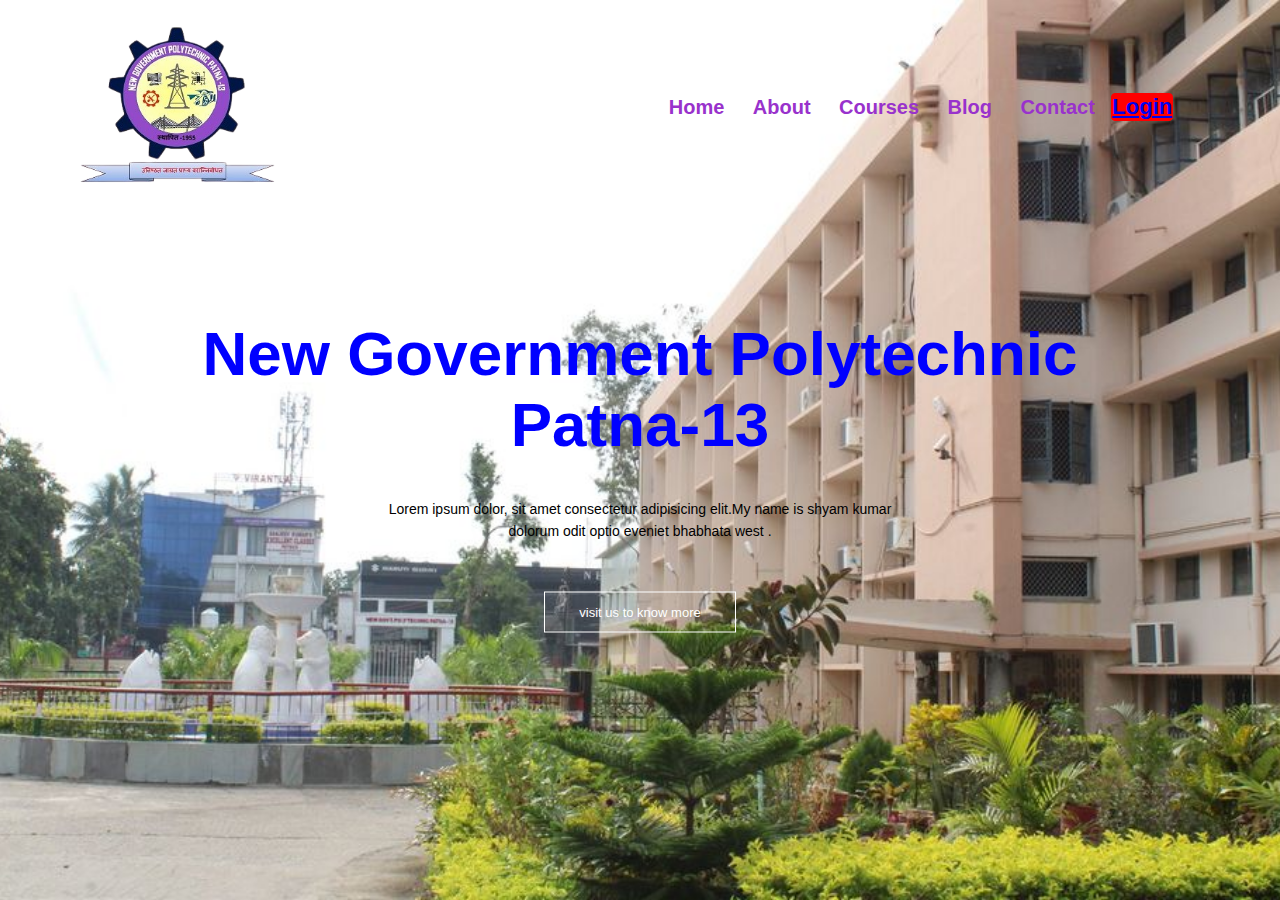
<file: index.html>
<!DOCTYPE html>
<html lang="en">

<head>
    <meta charset="UTF-8">
    <meta name="viewport" content="width=device-width, initial-scale=1.0">
    <title>westchamparan</title>
    <link rel="stylesheet" href="suman.css">

    <link rel="preconnect" href="https://fonts.googleapis.com">
    <link rel="preconnect" href="https://fonts.gstatic.com" crossorigin>

    <link href="https://fonts.googleapis.com/css2?family=Poppins:wght@100;200;400;500;600;700&display=swap"
        rel="stylesheet">

    <link rel="stylesheet" href="https://stackpath.bootstrapcdn.com/font-awesome/4.7.0/css/font-awesome.min.css">
</head>

<body>
    <section class="header">

        
        <nav>
            <a href="form.html"><img src="ngplogo.png"> </a>
            <!-- <h1>New Government Polytechnic <br>Patna-13<p>( Dept. Of Science & Technology, Govt. Of Bihar )
            </p> -->

            <!-- <p>( Dept. Of Science & Technology, Govt. Of Bihar )</p> -->
            <div class="nav-links" id="navLinks">

                <i class="fa fa-times" onclick="hideMenu()"></i>

                <ul>

                    <li><a href="alert.html">Home</a></li>
                    <li><a href="alert.html">About</a></li>
                    <li><a href="alert.html">Courses</a></li>
                    <li><a href="alert.html">Blog</a></li>
                    <li><a href="alert.html">Contact</a></li>
                    
                    <button id="btn"><a href="form.html">Login</a></button>
                </ul>
            </div>
            <i class="fa fa-bars" onclick="showMenu()"></i>
        </nav>
        


        <div class="text-box">
            <h1>New Government Polytechnic<br>Patna-13</h1><br>
            <p>Lorem ipsum dolor, sit amet consectetur adipisicing elit.My name is shyam kumar
                <br> dolorum odit optio eveniet bhabhata west .
            </p>
            <a href="form.html" class="hero-btn">visit us to know more</a>
        </div>
    </section>
    
    <script>
        var navLinks = document.getElementById("navLinks");
        function showMenu() {
            navLinks.style.right = "0";
        }
        function hideMenu() {
            navLinks.style.right = "-200px";

        }

        
    </script>
</body>
</html>
</file>
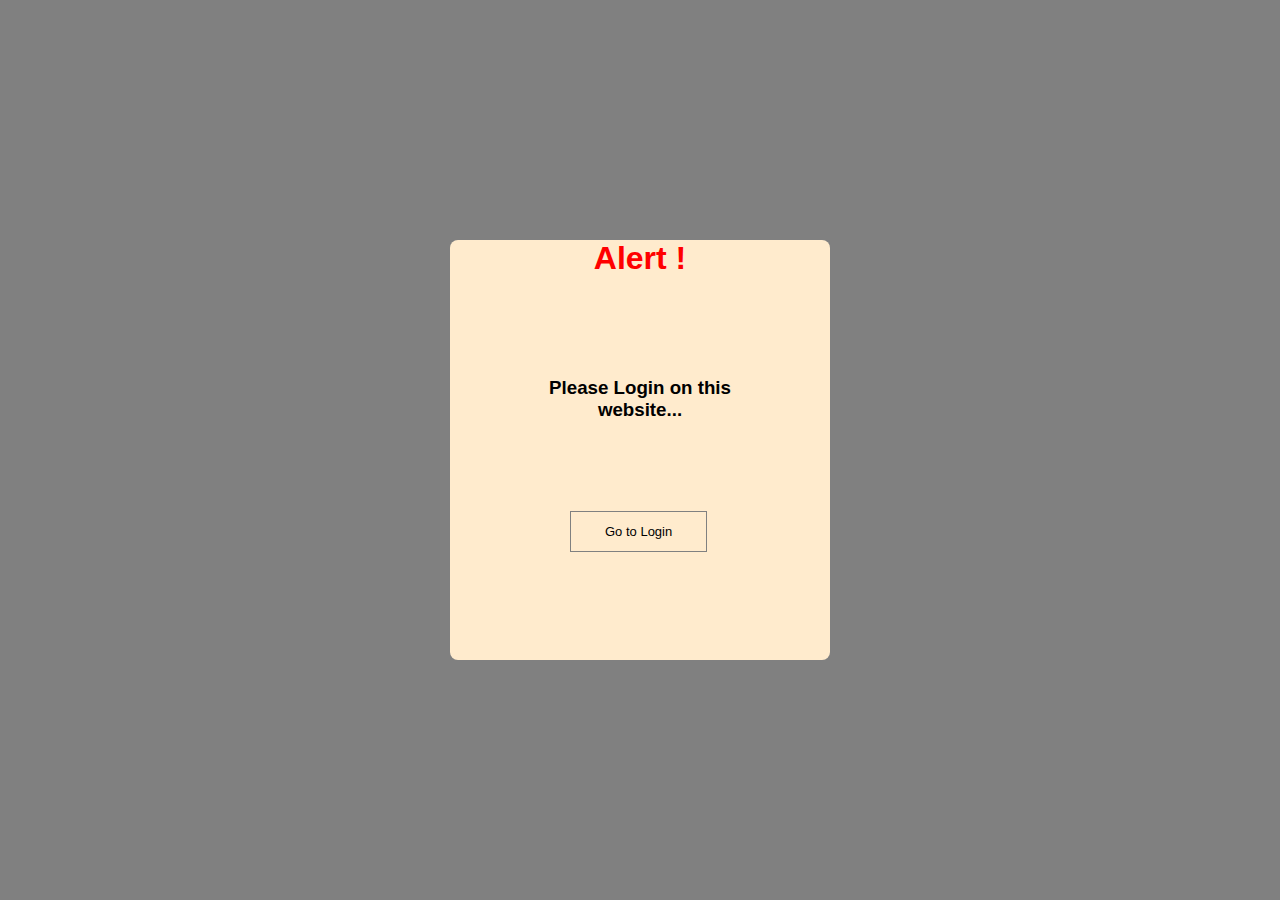
<file: alert.html>
<!DOCTYPE html>
<html lang="en">
<head>
    <meta charset="UTF-8">
    <meta name="viewport" content="width=device-width, initial-scale=1.0">
    <title>Alert</title>

    <link rel="stylesheet" href="alert.css">
    
</head>
<body>

    <div class="box">
        <h1>Alert !</h1>
        <h3>Please Login on this <br>website...</h4>


            <a href="form.html" class="hero-btn">Go to Login</a>

    </div>


    
    
</body>
</html>
</file>
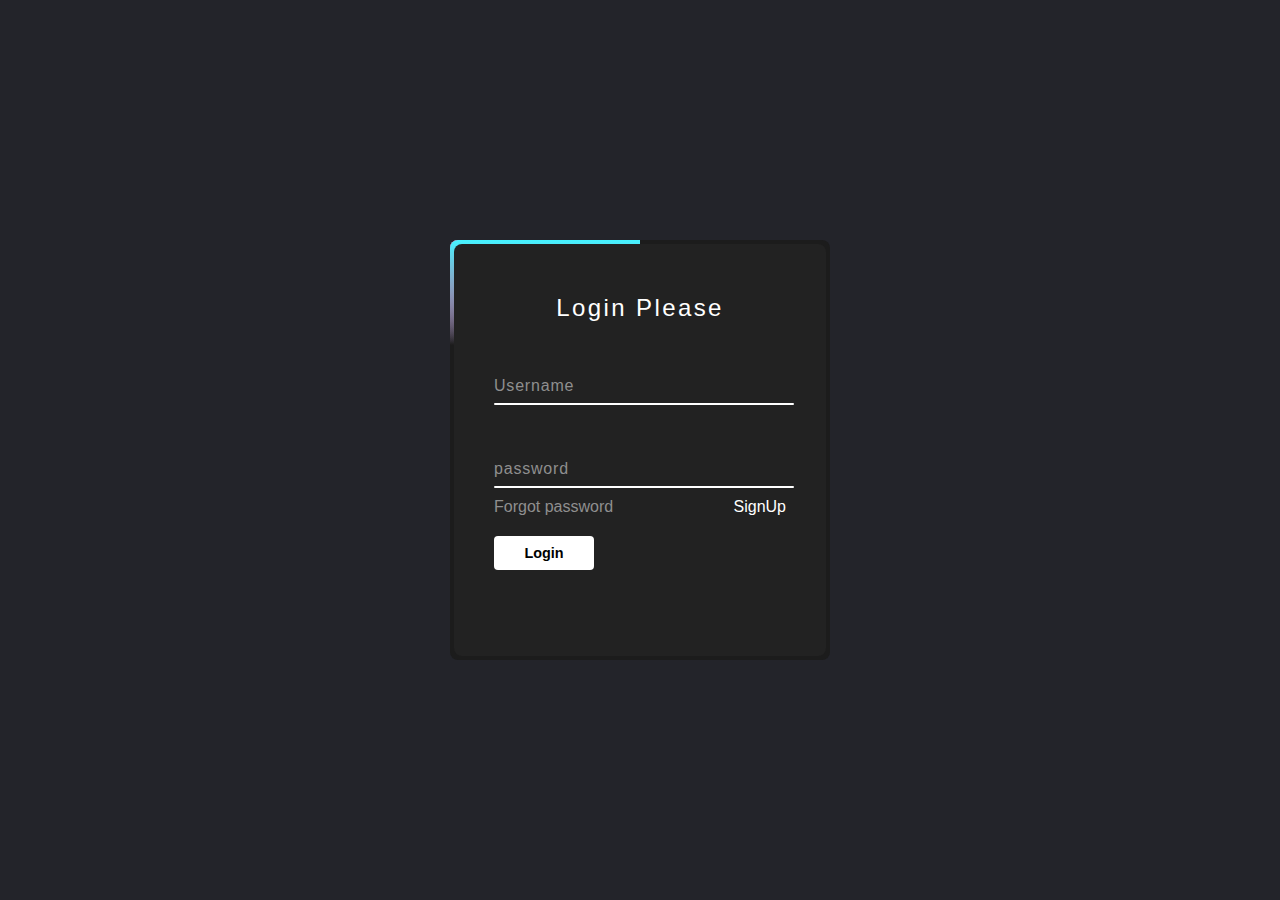
<file: form.html>
<!DOCTYPE html>
<html lang="en">
<head>
    <meta charset="UTF-8">
    <meta name="viewport" content="width=device-width, initial-scale=1.0">
    <title>Animated loin form </title>
    <link rel="stylesheet" href="form.css">

</head>
<body>
    <div class="box">
        <span class="borderLine"></span>
        <form action="second.html">
            <h2>Login Please</h2>
            <div class="inputBox">
                <input type="text" required="required">
                <span>Username</span>
                <i></i>
            </div>

            <div class="inputBox">
                <input type="password" required="required" >
                <span>password</span>
                <i></i>
            </div>

            <div class="links">
                <a href="#">Forgot password</a>
                <a href="sinup.html">SignUp</a>
            </div>



           <input type="submit" value="Login">


        </form>
    </div>
    
</body>
</html>
</file>
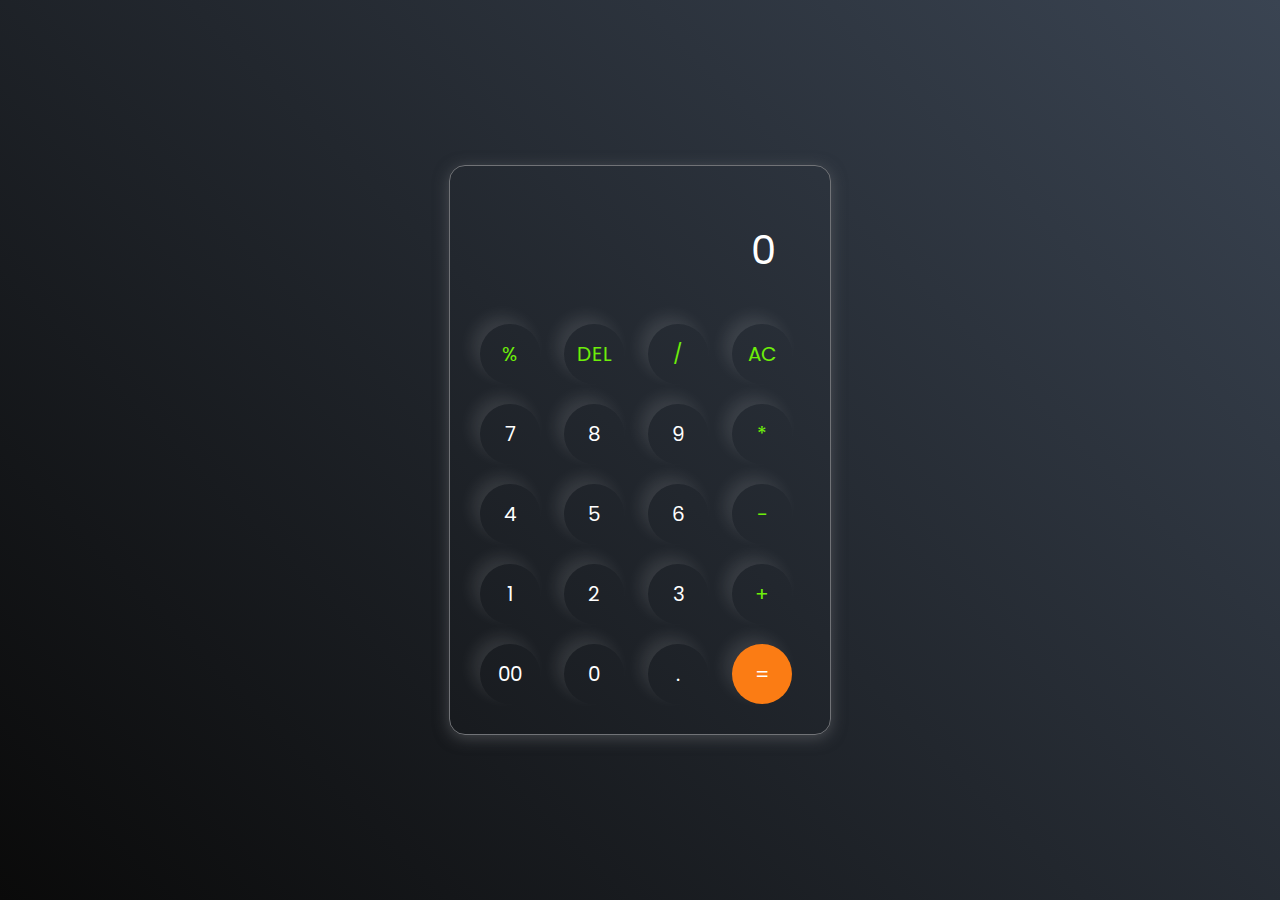
<file: shyam@.html>
<!DOCTYPE html>
<html lang="en">
<head>
    <meta charset="UTF-8">
    <meta http-equiv="X-UA-compatible" content="IE=edge">
    <meta name="viewport" content="width=device-width, initial-scale=1.0">
    <style>
        @import url('https://fonts.googleapis.com/css2?family=Poppins:wght@500&display=swap');
*{
    margin: 0;
    padding: 0;
    box-sizing: border-box;
    font-family: 'poppins',sans-serif;

}
body{
    width: 100%;
    height: 100vh;
    display: flex;
    justify-content: center;
    align-items: center;
    background: linear-gradient(45deg,#0a0a0a,#3a4452);   

}
.calculator{
    border: 1px solid #717377;
    padding: 20px;
    border-radius: 16px;
    background-color: transparent;
    box-shadow: 0px 3px 15px rgba(113, 115, 119, 0.5);
    
}
input{
    width: 320px;
    border: none;
    padding: 24px;
    margin: 10px;
    background: transparent;
    box-shadow: 0px 3px 15px rgbs(84,84,84,0.1);
    font-size: 40px;
    text-align: right;
    cursor: pointer;
    color: #ffffff;

}
input::placeholder{
    color:#ffffff;

}
button{
    border: none;
    width: 60px;
    height: 60px;
    margin: 10px;
    border-radius: 50px;
    background: transparent;
    color: #ffffff;
    font-size: 20px;
    box-shadow: -8px -8px 15px rgba(255,255,255,0.1);
    cursor: pointer;
}
.equalBtn{
    background-color: #fb7c14;

}
.operator{
    color: #6dee0a;
}
    </style>
    <title>By shyam kumar</title>
</head>
<body>
    <div class="calculator">
        <input type="text" placeholder="0" id="inputBox">
        <div>
            <button class="operator">%</button>
            <button class="operator">DEL</button>
            <button class="operator">/</button>
            <button class="operator">AC</button>
        </div>
        <div>
            <button>7</button>
            <button>8</button>
            <button>9</button>
            <button class="operator">*</button>
        </div>
        <div>
            <button>4</button>
            <button>5</button>
            <button>6</button>
            <button class="operator">-</button>
        </div>
        <div>
            <button>1</button>
            <button>2</button>
            <button>3</button>
            <button class="operator">+</button>
        </div>
        <div>
            <button>00</button>
            <button>0</button>
            <button>.</button>
            <button class="equalBtn">=</button>
        </div>
        
    </div>

    <script>
        let input = document.getElementById('inputBox');
let buttons = document.querySelectorAll('button');

let string = "";
let arr = Array.from(buttons);
arr.forEach(button =>{
    button.addEventListener('click',(e) =>{
        if(e.target.innerHTML == '='){
            string = eval(string);
            input.value = string;

        }
        else if(e.target.innerHTML == 'AC'){
            string = "";
            input.value = string;
        }
        else if(e.target.innerHTML == 'DEL'){
            string = string.substring(0,string.length-1);
            input.value = string;
        }
        else{
            string +=e.target.innerHTML;
            input.value = string
        }
    })
})
    </script>
    
</body>
</html>
</file>
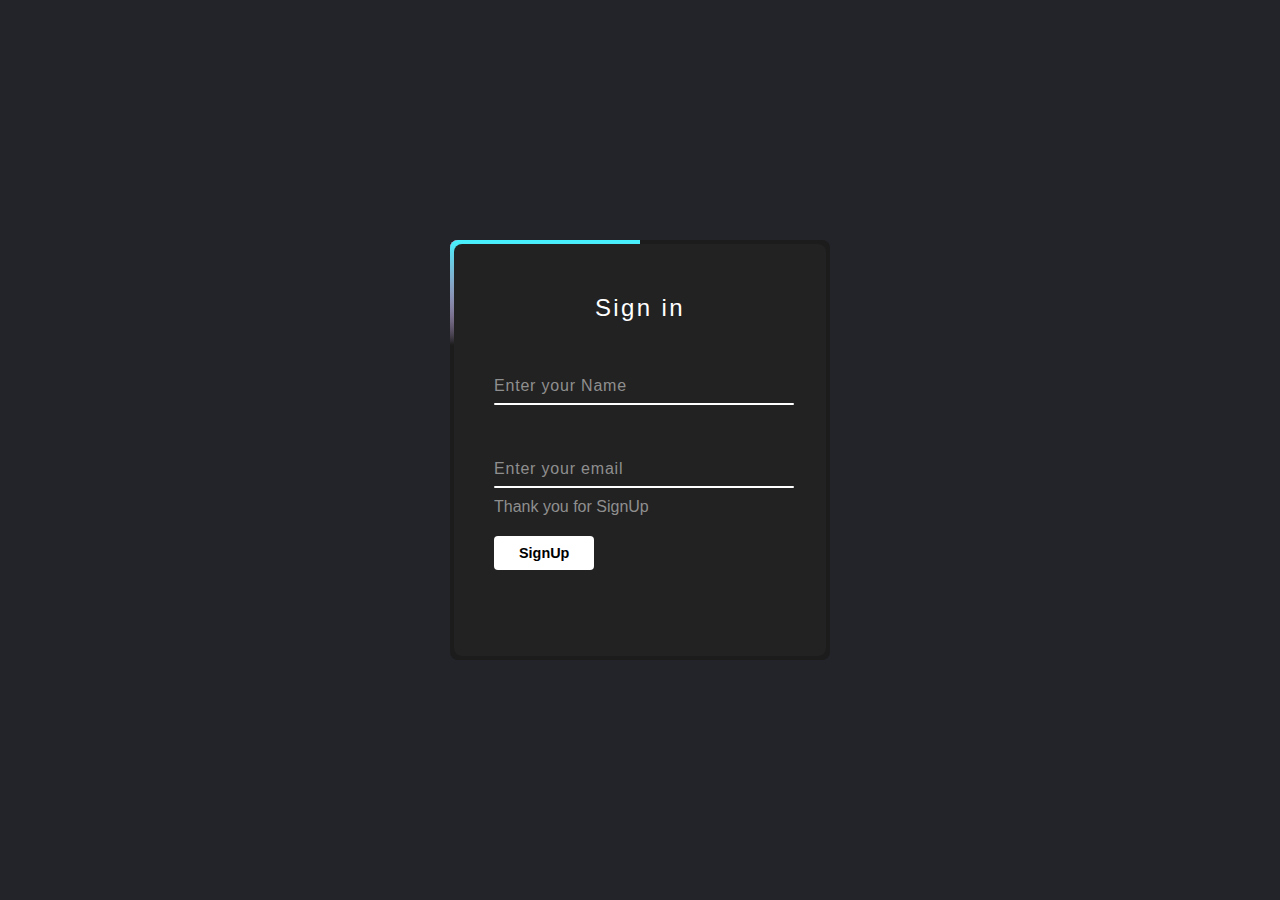
<file: sinup.html>
<!DOCTYPE html>
<html lang="en">
<head>
    <meta charset="UTF-8">
    <meta name="viewport" content="width=device-width, initial-scale=1.0">
    <title>Animated loin form </title>
    <link rel="stylesheet" href="form.css">

</head>
<body>
    <div class="box">
        <span class="borderLine"></span>
        <form action="form.html">
            <h2>Sign in</h2>
            <div class="inputBox">
                <input type="text" required="required">
                <span>Enter your Name</span>
                <i></i>
            </div>

            <div class="inputBox">
                <input type="email" required="required" >
                <span>Enter your email</span>
                <i></i>
            </div>

            <div class="links">
                <a href="#">Thank you for SignUp</a>
                <!-- <a href="#">SignUp</a> -->
            </div>



           <input type="submit" value="SignUp">


        </form>
    </div>
    
</body>
</html>
</file>
<file: suman.css>
*{
    margin: 0;
    padding: 0;
    /* background-color: blue; */
    font-family: 'popins',sans-serif;
}
.header{
    background-color: blue;
    background-image : url("college.jpg"); 
    min-height: 100vh;
    width: 100%;
    background-position: center;
    background-size: cover;
    position: relative;
}
nav{
    display: flex;
    /* margin: 0;
    padding: 0; */
    padding: 2% 6%;
    justify-content: space-between;
    align-items: center;
}
nav h1{
    color: black;
    margin-left: 0px;


}
nav img{
    width: 200px;
    margin-left: 0px;
    margin-top: 0px;

}
nav h1 p{
    margin-right: 600px;
    margin-top: 0px;

}
.nav-links{
    flex: 1;
    text-align: right;
}
.nav-links ul li{
    list-style: none;
    display: inline-block;
    padding: 0px 12px;
    position: relative;
    
}
.nav-links ul li a{
    color: darkorchid;
    text-decoration: none;
    font-size: 20px;
    
}
.nav-links ul li ::after{
    content: '';
    width: 0%;
    height: 2px;
    background: #f44336;
    display: block;
    margin: auto;
    transition: 0.5s;
    
}
.nav-links ul li :hover::after{
    width: 100%;
    

}
.text-box{
    width: 90%;
    color: #fff;
    position: absolute;
    top: 50%;
    left: 50%;
    transform: translate(-50%,-50%);
    text-align: center;
}
.text-box h1{
    margin-top: 50px;

    font-size: 62px;
    color: blue;
    font-family:'Franklin Gothic Medium', 'Arial Narrow', Arial, sans-serif;

}
.text-box p{
    margin: 10px 0 40px;
    font-size: 14px;
    color: black;

}
.hero-btn{
    display: inline-block;
    text-decoration: none;
    color: #fff;
    border: 1px solid #fff;
    padding: 12px 34px;
    font-size: 13px;
    background: transparent;
    position: relative;
    cursor: pointer;
}
.hero-btn:hover{
    border: 1px solid #f44336;
    background:#f44336;
    transition: 1s;

}

nav .fa{
    display: none;
    
}
@media(max-width: 700px){
    .text-box h1{
        font-size: 20px;
    }

.nav-links ul li{
    display: block;
    

}
.nav-links{
    position: absolute;
    background: #f44336;    /*some doubts here*/
    height: 100vh;
    width: 200px;
    top: 0;
    right: -200px;
    text-align: left;
    z-index: 2;
    transition: 1s;
    

}
nav .fa{                                /*some doubts here*/
    display: block;                 
    color: blue;  
    margin: 10px;
    font-size: 22px;
    cursor: pointer;
}
}
.nav-links ul{
    padding: 30px;
    font-weight: 900;

}
.nav-links ul #btn{
    background-color: red;
    color: white;
    font-size: 22px;
    border-radius: 4px;
    font-weight: 900;
    border: 1px solid red;
    text-decoration: none;
    text-transform: none;
}


/*-------------------------------Course--------------------------*/

.course{
    width: 80%;
    margin: auto;
    text-align: center;
    padding-top: 100px;
}
h1{
    font-size: 36px;
    font-weight: 600px;

}
p{
    color: #777;
    font-size: 14px;
    font-weight: 300px;
    line-height: 22px;
    padding: 10px;
}
.row{
    margin-top: 5%;
    display: flex;
    justify-content: space-between;

}
.course-col{
    flex-basis: 31%;
    background: #fff3f3;
    border-radius: 10px;
    margin-bottom: 5%;
    padding: 20px 12px;
    box-sizing: border-box;
    transition: 0.5s;

}
h3{
    text-align: center;
    font-weight: 600;
    margin: 10px 0;
}
.course-col:hover{
    box-shadow: 0 0 20px 0px rgba(0,0,0,0.2) ;
    
}
@media(max-width: 700px){
    .row{
        flex-direction: column;
    }
}



.campus{
    width: 80%;
    margin: auto;
    text-align: center;
    padding-top: 50px;

}
.campus-col{
    flex-basis: 32%;
    border-radius: 10px;
    margin-bottom: 30px;
    position: relative;
    overflow: hidden;
}
.campus-col img{
    width: 100%;
    display: block;

}
.layer{
    background:transparent; 
    height: 100%;
    width: 100%;
    position: absolute;
    top: 0;
    left: 0;

}
.layer:hover{
    background: rgba(226, 0, 0, 0.7);
}
.layer h3{
    width: 100%;
    font-weight: 500;
    color: darkblue;
    font-size: 26px;
    bottom: 0;
    left: 50%;
    transform: translate(-50%);
    position: absolute;
    opacity: 0;
    transition: 0.5s;

}
.layer:hover h3{
    bottom: 49%;
    opacity: 1;
}
.facilities{
    width: 80%;
    margin: auto;
    text-align: center;
    padding-top: 100px;
}
.facilities-col{
    flex-basis: 31%;
    border-radius: 10px;
    margin-bottom: 5%;
    text-align: left;

}
.facilities-col img{
    width: 100%;
    border-radius: 10px;
}
.facilities-col p{
    padding: 0;

}
.facilities-col h3{
    margin-top: 16px;
    margin-bottom: 15px;
    text-align: left;
}


/*--------------------testimonials----------------------*/

.testimonials{
    width: 80%;
    margin: auto;
    padding-top: 100px;
    text-align: center;
}
.testimonial-col{
    flex-basis: 44%;
    border-radius: 10px;
    margin-bottom: 5%;
    text-align: left;
    background: #fff3f3;
    padding: 25px;
    cursor: pointer;
    display: flex;

}
.testimonial-col img{
    height: 40px;
    margin-left: 5px;
    margin-right: 30px;
    border-radius: 50%;
}
.testimonial-col p{
    padding: 0;

}
.testimonial-col h3{
    margin-top: 15px;
    text-align: left;
}
.testimonial-col .fa{
    color: #f44336;

}
@media(max-width:700px){

    .testimonial-col img{
       
        margin-left: 0px;
        margin-right: 15px;
        
    }
}



/*--------------------call to action-------------------*/

.cta{
    margin: 100px auto;
    width: 80%;
    height: 25vh;
    background-image: linear-gradient(rgba(0,0,0,0.7),rgba(0,0,0,0.7)),url("download (1).jpeg");
    background-position: center;
    background-size: cover;
    border-radius: 10px;
    text-align: center;
    padding: 100px 0;
}
.cta{
    color: #fff;
    margin-bottom: 40px;
    padding: 0;
}
@media(max-width:700px){
    .cta h1{
        font-size: 24px;
    }
}
.footer{
    width: 100%;
    text-align: center;
    padding: 30px 0;

}
.footer h4{
    margin-bottom: 25px;
    margin-top: 20px;
    font-weight: 600;
}

/*--------------------About Us----------------*/

.sub-header{
    height: 60vh;
    width: 100%;
    background-image: linear-gradient(rgba(4,9,30,0.7),rgba(4,9,30,0.7)),url("backgroundimage.jpg");
    background-position: center;
    background-size: cover;
    text-align: center;
    color: #fff;
}
.sub-header h1{
    margin-top: 100px;
}
.about-us{
    width: 80%;
    margin: auto;
    padding-top: 80px;
    padding-bottom: 50px;
}
.about-col{
    flex-basis: 48%;
    padding: 30px 50px;

}
.about-col img{
    width: 100%;
}
.about-col h1{
    padding-top: 0;
}
.about-col p{
    padding: 15px 0 25px;

}
.red-btn{
    display: inline-block;
    text-decoration: none;
    color: black;
    border: 1px solid black;
    padding: 12px 34px;
    font-size: 13px;
    background: transparent;
    position: relative;
    cursor: pointer;
}
.red-btn:hover{
    border: 1px solid gray;
    background:gray;
    transition: 1s;

}


/*-----------------------------Our Courses---------------------------*/

/*------------------------------Blog--------------------------------*/

.Blog-content{
    width: 80%;
    margin: auto;
    padding: 60px 0;
}
.blog-left{
    flex-basis: 65%;

}
.blog-left img{
    width: 100%;

}
.blog-left h2{
    color: #222;
    font-weight: 600;
    margin: 30px 0;

}
.blog-left p{
    color: #999;
    padding: 0;
}
.blog-right{
    flex-basis: 32%;

}
.blog-right h3{
    background: #f44336;
    color: #fff;
    padding: 7px 0;
    font-size: 16px;
    margin-bottom: 20px;
}
.blog-right div{
    display: flex;
    align-items: center;
    justify-content: space-between;
    color: #555;
    padding: 8px;
    box-sizing: border-box;
}

.comment-box{
    border: 1px solid #ccc;
    margin: 50px 0;
    padding: 10px 20px;

}
.comment-box h3{
    text-align: left;
}
.comment-form input,.comment-form textarea{
    width: 100%;
    padding: 10px;
    margin: 15px 0;
    box-sizing: border-box;
    border: none;
    outline: none;
    background: #f0f0f0;


}
.comment-form button{
    margin: 10px 0;

}

@media(max-width:700px){
    .sub-header h1{
        font-size: 24px;
    }
}
</file>
<file: alert.css>
/* *{
    margin: 0;
    padding: 0;
    background-color: gray;

}
.container h1{

    color: red;
    margin-top: 30px;
    margin-left: 30px;


} */

*{
    margin: 0;
    padding: 0;
    box-sizing: border-box;
    font-family: 'popins',sans-serif;

}
body{
    display: flex;
    justify-content: center;
    align-items: center;
    min-height: 100vh;
    background: gray;
    
}

.box{
    position: relative;
    width: 380px;
    height: 420px;
    background:blanchedalmond;
    border-radius: 8px;
    overflow: hidden;
}
.box h1{
    color: red;
    justify-content: center;
    text-align: center;
}
.box h3{
    text-align: center;
    margin-top: 100px;
}
.hero-btn{
    display: inline-block;
    text-decoration: none;
    color: black;
    border: 1px solid gray;
    padding: 12px 34px;
    font-size: 13px;
    background: transparent;
    position: relative;
    cursor: pointer;
    justify-content: center;
    margin-left: 120px;
    margin-top: 90px;
}
.hero-btn:hover{
    background-color: blue;
}
</file>
<file: form.css>
*{
    margin: 0;
    padding: 0;
    box-sizing: border-box;
    font-family: 'popins',sans-serif;

}
body{
    display: flex;
    justify-content: center;
    align-items: center;
    min-height: 100vh;
    background: #23242a;
    
}

.box{
    position: relative;
    width: 380px;
    height: 420px;
    background: #1c1c1c;
    border-radius: 8px;
    overflow: hidden;
}
.box::before{
    content: '';
    position: absolute;
    top: -50%;
    left: -50%;
    width: 380px;
    height: 420px;
    background: linear-gradient(0deg,transparent,
    transparent,#45f3ff,#45f3ff,#45f3ff);
    z-index: 1;
    transform-origin: bottom right;
    animation: animate 6s linear infinite;
}
.box::after{
    content: '';
    position: absolute;
    top: -50%;
    left: -50%;
    width: 380px;
    height: 420px;
    background: linear-gradient(0deg,transparent,
    transparent,#45f3ff,#45f3ff,#45f3ff);
    z-index: 1;
    transform-origin: bottom right;
    animation: animate 6s linear infinite;
    animation-delay: -3s;
}

.borderLine{
    position: absolute;
    top: o;
    inset: 0;

}
.borderLine::before{
    content: '';
    position: absolute;
    top: -50%;
    left: -50%;
    width: 380px;
    height: 420px;
    background: linear-gradient(0deg,transparent,
    transparent,#ff2770,#ff2770,#ff2770);
    z-index: 1;
    transform-origin: bottom right;
    animation: animate 6s linear infinite;
    animation-delay: -1.5s;

}
.borderLine::after{
    content: '';
    position: absolute;
    top: -50%;
    left: -50%;
    width: 380px;
    height: 420px;
    background: linear-gradient(0deg,transparent,
    transparent,#ff2770,#ff2770,#ff2770);
    z-index: 1;
    transform-origin: bottom right;
    animation: animate 6s linear infinite;
    animation-delay: -4.5s;

}
@keyframes animate
{
    0%{
        transform: rotate(0deg);
    }
100%{
    transform: rotate(360deg);

}


    
}

.box form{
    position: absolute;
    inset: 4px;
    background: #222;
    padding: 50px 40px;
    border-radius: 8px;
    z-index: 2;
    display: flex;
    flex-direction: column;
}
.box form h2{
    color: #fff;
    font-weight: 500;
    text-align: center;
    letter-spacing: 0.1em;

}
.box form .inputBox{
    position: relative;
    width: 300px;
    margin-top: 35px;

}
.box form .inputBox input{
    position: relative;
    width: 100%;
    padding: 20px 10px 10px ;
    background: transparent;
    outline: none;
    border: none;
    box-shadow: none;
    color: #23242a;
    font-size: 1em;
    letter-spacing: 0.05em;
    transition: 0.5s;
    z-index: 10;
}

.box form .inputBox span{
    position: absolute;
    left: 0;
    padding: 20px 0px 10px;
    pointer-events: none;
    color: #8f8f8f;
    font-size: 1em;
    letter-spacing: 0.05em;
    transition: 0.5s;
}
.box form .inputBox input:valid ~ span,
.box form .inputBox input:focus ~ span{
    color: #fff;
    font-size: 0.75em;
    transform: translatey(-34px);


}
.box form .inputBox i{
    position: absolute;
    left: 0px;
    bottom: 0px;
    width: 100%;
    height: 2px;
    background: #fff;
    border-radius: 4px;
    overflow: hidden;
    transition: 0.5s;
    pointer-events: none;
}
.box form .inputBox input:valid ~ i,
.box form .inputBox input:focus ~ i{
    height: 44px;
}
.box form .links{
    display: flex;
    justify-content: space-between;

}
.box form .links a{
    margin: 10px 0;
    font-size: 0.75s;
    color: #8f8f8f;
    text-decoration: none;
}
.box form .links a:hover,
.box form .links a:nth-child(2){
    color: #fff;
}

.box form input[type ="submit"]{
    border:none;
    outline:none;
    padding: 9px 25px;
    background: #fff;
    cursor: pointer;
    font-size: 0.9em;
    border-radius: 4px;
    font-weight: 600;
    width: 100px;
    margin-top: 10px;

    
}
.box form input[type ="submit"]:active{
    opacity: 0.8;

}
</file>
